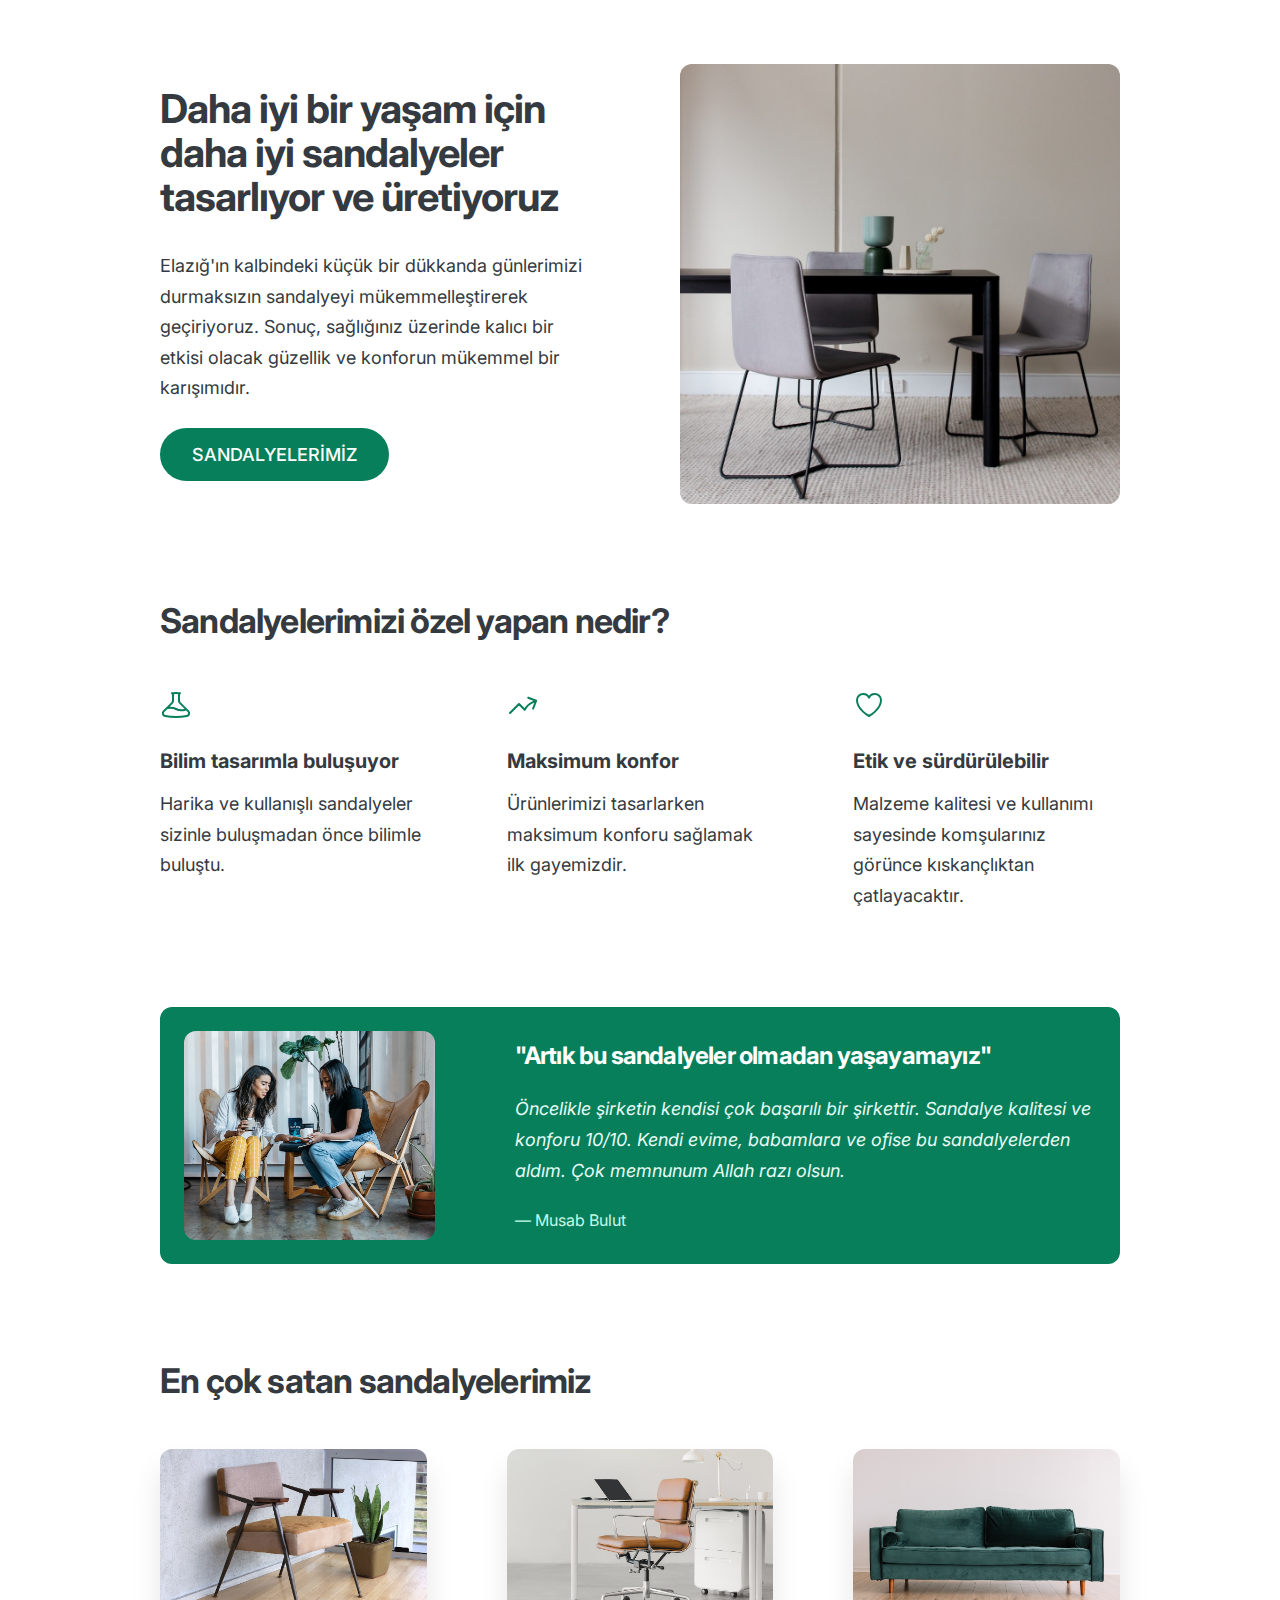
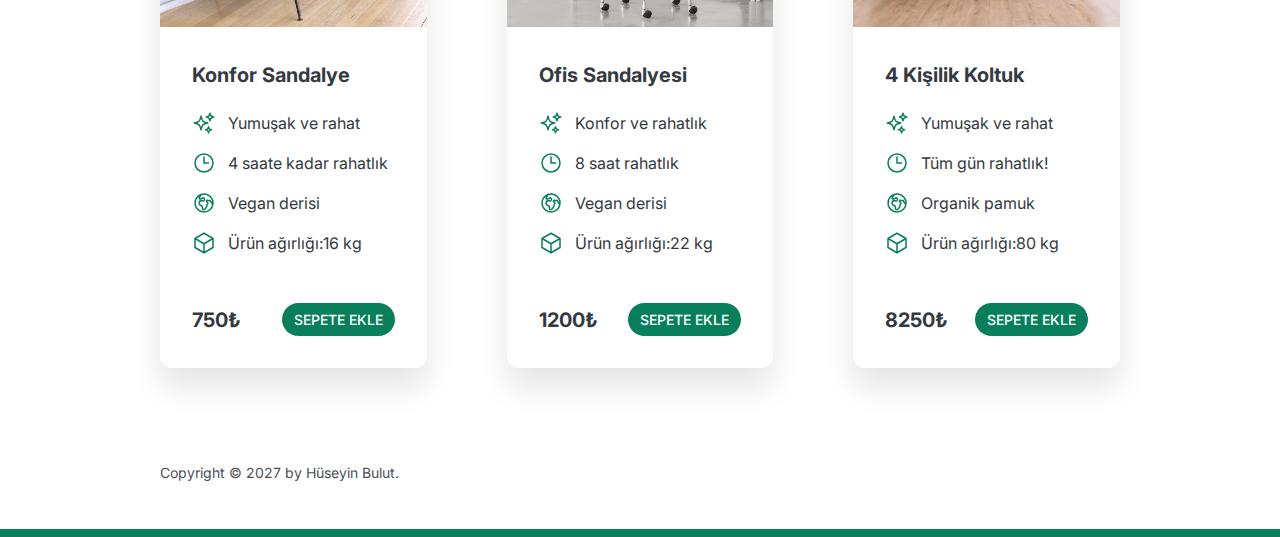
<file: chair-world/index.html>
<!DOCTYPE html>
<html lang="en">
  <head>
    <meta charset="UTF-8" />
    <meta http-equiv="X-UA-Compatible" content="IE=edge" />
    <meta name="viewport" content="width=device-width, initial-scale=1.0" />

    <link rel="preconnect" href="https://fonts.googleapis.com" />
    <link rel="preconnect" href="https://fonts.gstatic.com" crossorigin />
    <link
      href="https://fonts.googleapis.com/css2?family=Inter:wght@400;500;700&display=swap"
      rel="stylesheet"
    />
    <link rel="stylesheet" href="style.css" />
    <title>Chair World</title>
  </head>
  <body>
    <div class="container">
      <header>
        <div class="header-text-box">
          <h1>
            Daha iyi bir yaşam için daha iyi sandalyeler tasarlıyor ve
            üretiyoruz
          </h1>
          <p class="header-text">
            Elazığ'ın kalbindeki küçük bir dükkanda günlerimizi durmaksızın
            sandalyeyi mükemmelleştirerek geçiriyoruz. Sonuç, sağlığınız
            üzerinde kalıcı bir etkisi olacak güzellik ve konforun mükemmel bir
            karışımıdır.
          </p>
          <a class="btn btn--big" href="#"> Sandalyelerİmİz</a>
        </div>
        <img src="./assets/hero.jpg" alt="Photo" />
      </header>

      <section>
        <h2>Sandalyelerimizi özel yapan nedir?</h2>
        <div class="grid-3-cols">
          <div>
            <svg
              xmlns="http://www.w3.org/2000/svg"
              fill="none"
              viewBox="0 0 24 24"
              stroke-width="1.5"
              stroke="currentColor"
              class="features-icon"
            >
              <path
                stroke-linecap="round"
                stroke-linejoin="round"
                d="M9.75 3.104v5.714a2.25 2.25 0 01-.659 1.591L5 14.5M9.75 3.104c-.251.023-.501.05-.75.082m.75-.082a24.301 24.301 0 014.5 0m0 0v5.714c0 .597.237 1.17.659 1.591L19.8 15.3M14.25 3.104c.251.023.501.05.75.082M19.8 15.3l-1.57.393A9.065 9.065 0 0112 15a9.065 9.065 0 00-6.23-.693L5 14.5m14.8.8l1.402 1.402c1.232 1.232.65 3.318-1.067 3.611A48.309 48.309 0 0112 21c-2.773 0-5.491-.235-8.135-.687-1.718-.293-2.3-2.379-1.067-3.61L5 14.5"
              />
            </svg>

            <p class="features-title">
              <strong>Bilim tasarımla buluşuyor</strong>
            </p>
            <p class="features-text">
              Harika ve kullanışlı sandalyeler sizinle buluşmadan önce bilimle
              buluştu.
            </p>
          </div>

          <div>
            <svg
              xmlns="http://www.w3.org/2000/svg"
              fill="none"
              viewBox="0 0 24 24"
              stroke-width="1.5"
              stroke="currentColor"
              class="features-icon"
            >
              <path
                stroke-linecap="round"
                stroke-linejoin="round"
                d="M2.25 18L9 11.25l4.306 4.307a11.95 11.95 0 015.814-5.519l2.74-1.22m0 0l-5.94-2.28m5.94 2.28l-2.28 5.941"
              />
            </svg>

            <p class="features-title">
              <strong>Maksimum konfor </strong>
            </p>
            <p class="features-text">
              Ürünlerimizi tasarlarken maksimum konforu sağlamak ilk gayemizdir.
            </p>
          </div>

          <div>
            <svg
              xmlns="http://www.w3.org/2000/svg"
              fill="none"
              viewBox="0 0 24 24"
              stroke-width="1.5"
              stroke="currentColor"
              class="features-icon"
            >
              <path
                stroke-linecap="round"
                stroke-linejoin="round"
                d="M21 8.25c0-2.485-2.099-4.5-4.688-4.5-1.935 0-3.597 1.126-4.312 2.733-.715-1.607-2.377-2.733-4.313-2.733C5.1 3.75 3 5.765 3 8.25c0 7.22 9 12 9 12s9-4.78 9-12z"
              />
            </svg>

            <p class="features-title">
              <strong>Etik ve sürdürülebilir</strong>
            </p>
            <p class="features-text">
              Malzeme kalitesi ve kullanımı sayesinde komşularınız görünce
              kıskançlıktan çatlayacaktır.
            </p>
          </div>
        </div>
      </section>

      <section class="testimonial-section">
        <div class="grid-3-cols">
          <img src="./assets/customers.jpg" alt="People sitting on chairs" />
          <div class="testimonial-box">
            <h2>"Artık bu sandalyeler olmadan yaşayamayız"</h2>
            <blockquote class="testimonial-text">
              Öncelikle şirketin kendisi çok başarılı bir şirkettir. Sandalye
              kalitesi ve konforu 10/10. Kendi evime, babamlara ve ofise bu
              sandalyelerden aldım. Çok memnunum Allah razı olsun.
            </blockquote>
            <p class="testimonial-author">&mdash; Musab Bulut</p>
          </div>
        </div>
      </section>

      <section>
        <h2>En çok satan sandalyelerimiz</h2>
        <div class="grid-3-cols">
          <figure class="chair">
            <img src="./assets/chair-1.jpg" alt="Chair" />
            <div class="chair-box">
              <h3>Konfor Sandalye</h3>
              <ul class="chair-details">
                <li>
                  <svg
                    xmlns="http://www.w3.org/2000/svg"
                    fill="none"
                    viewBox="0 0 24 24"
                    stroke-width="1.5"
                    stroke="currentColor"
                    class="chair-icon"
                  >
                    <path
                      stroke-linecap="round"
                      stroke-linejoin="round"
                      d="M9.813 15.904L9 18.75l-.813-2.846a4.5 4.5 0 00-3.09-3.09L2.25 12l2.846-.813a4.5 4.5 0 003.09-3.09L9 5.25l.813 2.846a4.5 4.5 0 003.09 3.09L15.75 12l-2.846.813a4.5 4.5 0 00-3.09 3.09zM18.259 8.715L18 9.75l-.259-1.035a3.375 3.375 0 00-2.455-2.456L14.25 6l1.036-.259a3.375 3.375 0 002.455-2.456L18 2.25l.259 1.035a3.375 3.375 0 002.456 2.456L21.75 6l-1.035.259a3.375 3.375 0 00-2.456 2.456zM16.894 20.567L16.5 21.75l-.394-1.183a2.25 2.25 0 00-1.423-1.423L13.5 18.75l1.183-.394a2.25 2.25 0 001.423-1.423l.394-1.183.394 1.183a2.25 2.25 0 001.423 1.423l1.183.394-1.183.394a2.25 2.25 0 00-1.423 1.423z"
                    />
                  </svg>

                  <!-- Span is a generic INLINE text element, it doesn't have any meaning. It's like a div element, but inline -->
                  <span>Yumuşak ve rahat</span>
                </li>
                <li>
                  <svg
                    xmlns="http://www.w3.org/2000/svg"
                    fill="none"
                    viewBox="0 0 24 24"
                    stroke-width="1.5"
                    stroke="currentColor"
                    class="chair-icon"
                  >
                    <path
                      stroke-linecap="round"
                      stroke-linejoin="round"
                      d="M12 6v6h4.5m4.5 0a9 9 0 11-18 0 9 9 0 0118 0z"
                    />
                  </svg>

                  <span>4 saate kadar rahatlık</span>
                </li>
                <li>
                  <svg
                    xmlns="http://www.w3.org/2000/svg"
                    fill="none"
                    viewBox="0 0 24 24"
                    stroke-width="1.5"
                    stroke="currentColor"
                    class="chair-icon"
                  >
                    <path
                      stroke-linecap="round"
                      stroke-linejoin="round"
                      d="M20.893 13.393l-1.135-1.135a2.252 2.252 0 01-.421-.585l-1.08-2.16a.414.414 0 00-.663-.107.827.827 0 01-.812.21l-1.273-.363a.89.89 0 00-.738 1.595l.587.39c.59.395.674 1.23.172 1.732l-.2.2c-.212.212-.33.498-.33.796v.41c0 .409-.11.809-.32 1.158l-1.315 2.191a2.11 2.11 0 01-1.81 1.025 1.055 1.055 0 01-1.055-1.055v-1.172c0-.92-.56-1.747-1.414-2.089l-.655-.261a2.25 2.25 0 01-1.383-2.46l.007-.042a2.25 2.25 0 01.29-.787l.09-.15a2.25 2.25 0 012.37-1.048l1.178.236a1.125 1.125 0 001.302-.795l.208-.73a1.125 1.125 0 00-.578-1.315l-.665-.332-.091.091a2.25 2.25 0 01-1.591.659h-.18c-.249 0-.487.1-.662.274a.931.931 0 01-1.458-1.137l1.411-2.353a2.25 2.25 0 00.286-.76m11.928 9.869A9 9 0 008.965 3.525m11.928 9.868A9 9 0 118.965 3.525"
                    />
                  </svg>

                  <span>Vegan derisi</span>
                </li>
                <li>
                  <svg
                    xmlns="http://www.w3.org/2000/svg"
                    fill="none"
                    viewBox="0 0 24 24"
                    stroke-width="1.5"
                    stroke="currentColor"
                    class="chair-icon"
                  >
                    <path
                      stroke-linecap="round"
                      stroke-linejoin="round"
                      d="M21 7.5l-9-5.25L3 7.5m18 0l-9 5.25m9-5.25v9l-9 5.25M3 7.5l9 5.25M3 7.5v9l9 5.25m0-9v9"
                    />
                  </svg>

                  <span>Ürün ağırlığı:16 kg</span>
                </li>
              </ul>
              <div class="chair-price">
                <strong>750₺</strong>
                <a href="#" class="btn btn--small">Sepete ekle</a>
              </div>
            </div>
          </figure>

          <figure class="chair">
            <img src="./assets/chair-2.jpg" alt="Chair" />
            <div class="chair-box">
              <h3>Ofis Sandalyesi</h3>
              <ul class="chair-details">
                <li>
                  <svg
                    xmlns="http://www.w3.org/2000/svg"
                    fill="none"
                    viewBox="0 0 24 24"
                    stroke-width="1.5"
                    stroke="currentColor"
                    class="chair-icon"
                  >
                    <path
                      stroke-linecap="round"
                      stroke-linejoin="round"
                      d="M9.813 15.904L9 18.75l-.813-2.846a4.5 4.5 0 00-3.09-3.09L2.25 12l2.846-.813a4.5 4.5 0 003.09-3.09L9 5.25l.813 2.846a4.5 4.5 0 003.09 3.09L15.75 12l-2.846.813a4.5 4.5 0 00-3.09 3.09zM18.259 8.715L18 9.75l-.259-1.035a3.375 3.375 0 00-2.455-2.456L14.25 6l1.036-.259a3.375 3.375 0 002.455-2.456L18 2.25l.259 1.035a3.375 3.375 0 002.456 2.456L21.75 6l-1.035.259a3.375 3.375 0 00-2.456 2.456zM16.894 20.567L16.5 21.75l-.394-1.183a2.25 2.25 0 00-1.423-1.423L13.5 18.75l1.183-.394a2.25 2.25 0 001.423-1.423l.394-1.183.394 1.183a2.25 2.25 0 001.423 1.423l1.183.394-1.183.394a2.25 2.25 0 00-1.423 1.423z"
                    />
                  </svg>

                  <span>Konfor ve rahatlık</span>
                </li>
                <li>
                  <svg
                    xmlns="http://www.w3.org/2000/svg"
                    fill="none"
                    viewBox="0 0 24 24"
                    stroke-width="1.5"
                    stroke="currentColor"
                    class="chair-icon"
                  >
                    <path
                      stroke-linecap="round"
                      stroke-linejoin="round"
                      d="M12 6v6h4.5m4.5 0a9 9 0 11-18 0 9 9 0 0118 0z"
                    />
                  </svg>

                  <span>8 saat rahatlık</span>
                </li>
                <li>
                  <svg
                    xmlns="http://www.w3.org/2000/svg"
                    fill="none"
                    viewBox="0 0 24 24"
                    stroke-width="1.5"
                    stroke="currentColor"
                    class="chair-icon"
                  >
                    <path
                      stroke-linecap="round"
                      stroke-linejoin="round"
                      d="M20.893 13.393l-1.135-1.135a2.252 2.252 0 01-.421-.585l-1.08-2.16a.414.414 0 00-.663-.107.827.827 0 01-.812.21l-1.273-.363a.89.89 0 00-.738 1.595l.587.39c.59.395.674 1.23.172 1.732l-.2.2c-.212.212-.33.498-.33.796v.41c0 .409-.11.809-.32 1.158l-1.315 2.191a2.11 2.11 0 01-1.81 1.025 1.055 1.055 0 01-1.055-1.055v-1.172c0-.92-.56-1.747-1.414-2.089l-.655-.261a2.25 2.25 0 01-1.383-2.46l.007-.042a2.25 2.25 0 01.29-.787l.09-.15a2.25 2.25 0 012.37-1.048l1.178.236a1.125 1.125 0 001.302-.795l.208-.73a1.125 1.125 0 00-.578-1.315l-.665-.332-.091.091a2.25 2.25 0 01-1.591.659h-.18c-.249 0-.487.1-.662.274a.931.931 0 01-1.458-1.137l1.411-2.353a2.25 2.25 0 00.286-.76m11.928 9.869A9 9 0 008.965 3.525m11.928 9.868A9 9 0 118.965 3.525"
                    />
                  </svg>

                  <span>Vegan derisi</span>
                </li>
                <li>
                  <svg
                    xmlns="http://www.w3.org/2000/svg"
                    fill="none"
                    viewBox="0 0 24 24"
                    stroke-width="1.5"
                    stroke="currentColor"
                    class="chair-icon"
                  >
                    <path
                      stroke-linecap="round"
                      stroke-linejoin="round"
                      d="M21 7.5l-9-5.25L3 7.5m18 0l-9 5.25m9-5.25v9l-9 5.25M3 7.5l9 5.25M3 7.5v9l9 5.25m0-9v9"
                    />
                  </svg>

                  <span>Ürün ağırlığı:22 kg</span>
                </li>
              </ul>
              <div class="chair-price">
                <strong>1200₺</strong>
                <a href="#" class="btn btn--small">Sepete ekle</a>
              </div>
            </div>
          </figure>

          <figure class="chair">
            <img src="./assets/chair-3.jpg" alt="Chair" />
            <div class="chair-box">
              <h3>4 Kişilik Koltuk</h3>
              <ul class="chair-details">
                <li>
                  <svg
                    xmlns="http://www.w3.org/2000/svg"
                    fill="none"
                    viewBox="0 0 24 24"
                    stroke-width="1.5"
                    stroke="currentColor"
                    class="chair-icon"
                  >
                    <path
                      stroke-linecap="round"
                      stroke-linejoin="round"
                      d="M9.813 15.904L9 18.75l-.813-2.846a4.5 4.5 0 00-3.09-3.09L2.25 12l2.846-.813a4.5 4.5 0 003.09-3.09L9 5.25l.813 2.846a4.5 4.5 0 003.09 3.09L15.75 12l-2.846.813a4.5 4.5 0 00-3.09 3.09zM18.259 8.715L18 9.75l-.259-1.035a3.375 3.375 0 00-2.455-2.456L14.25 6l1.036-.259a3.375 3.375 0 002.455-2.456L18 2.25l.259 1.035a3.375 3.375 0 002.456 2.456L21.75 6l-1.035.259a3.375 3.375 0 00-2.456 2.456zM16.894 20.567L16.5 21.75l-.394-1.183a2.25 2.25 0 00-1.423-1.423L13.5 18.75l1.183-.394a2.25 2.25 0 001.423-1.423l.394-1.183.394 1.183a2.25 2.25 0 001.423 1.423l1.183.394-1.183.394a2.25 2.25 0 00-1.423 1.423z"
                    />
                  </svg>

                  <span>Yumuşak ve rahat</span>
                </li>
                <li>
                  <svg
                    xmlns="http://www.w3.org/2000/svg"
                    fill="none"
                    viewBox="0 0 24 24"
                    stroke-width="1.5"
                    stroke="currentColor"
                    class="chair-icon"
                  >
                    <path
                      stroke-linecap="round"
                      stroke-linejoin="round"
                      d="M12 6v6h4.5m4.5 0a9 9 0 11-18 0 9 9 0 0118 0z"
                    />
                  </svg>

                  <span>Tüm gün rahatlık!</span>
                </li>
                <li>
                  <svg
                    xmlns="http://www.w3.org/2000/svg"
                    fill="none"
                    viewBox="0 0 24 24"
                    stroke-width="1.5"
                    stroke="currentColor"
                    class="chair-icon"
                  >
                    <path
                      stroke-linecap="round"
                      stroke-linejoin="round"
                      d="M20.893 13.393l-1.135-1.135a2.252 2.252 0 01-.421-.585l-1.08-2.16a.414.414 0 00-.663-.107.827.827 0 01-.812.21l-1.273-.363a.89.89 0 00-.738 1.595l.587.39c.59.395.674 1.23.172 1.732l-.2.2c-.212.212-.33.498-.33.796v.41c0 .409-.11.809-.32 1.158l-1.315 2.191a2.11 2.11 0 01-1.81 1.025 1.055 1.055 0 01-1.055-1.055v-1.172c0-.92-.56-1.747-1.414-2.089l-.655-.261a2.25 2.25 0 01-1.383-2.46l.007-.042a2.25 2.25 0 01.29-.787l.09-.15a2.25 2.25 0 012.37-1.048l1.178.236a1.125 1.125 0 001.302-.795l.208-.73a1.125 1.125 0 00-.578-1.315l-.665-.332-.091.091a2.25 2.25 0 01-1.591.659h-.18c-.249 0-.487.1-.662.274a.931.931 0 01-1.458-1.137l1.411-2.353a2.25 2.25 0 00.286-.76m11.928 9.869A9 9 0 008.965 3.525m11.928 9.868A9 9 0 118.965 3.525"
                    />
                  </svg>

                  <span>Organik pamuk</span>
                </li>
                <li>
                  <svg
                    xmlns="http://www.w3.org/2000/svg"
                    fill="none"
                    viewBox="0 0 24 24"
                    stroke-width="1.5"
                    stroke="currentColor"
                    class="chair-icon"
                  >
                    <path
                      stroke-linecap="round"
                      stroke-linejoin="round"
                      d="M21 7.5l-9-5.25L3 7.5m18 0l-9 5.25m9-5.25v9l-9 5.25M3 7.5l9 5.25M3 7.5v9l9 5.25m0-9v9"
                    />
                  </svg>

                  <span>Ürün ağırlığı:80 kg</span>
                </li>
              </ul>
              <div class="chair-price">
                <strong>8250₺</strong>
                <a href="#" class="btn btn--small">Sepete ekle</a>
              </div>
            </div>
          </figure>
        </div>
      </section>

      <footer>Copyright &copy; 2027 by Hüseyin Bulut.</footer>
    </div>
  </body>
</html>
</file>
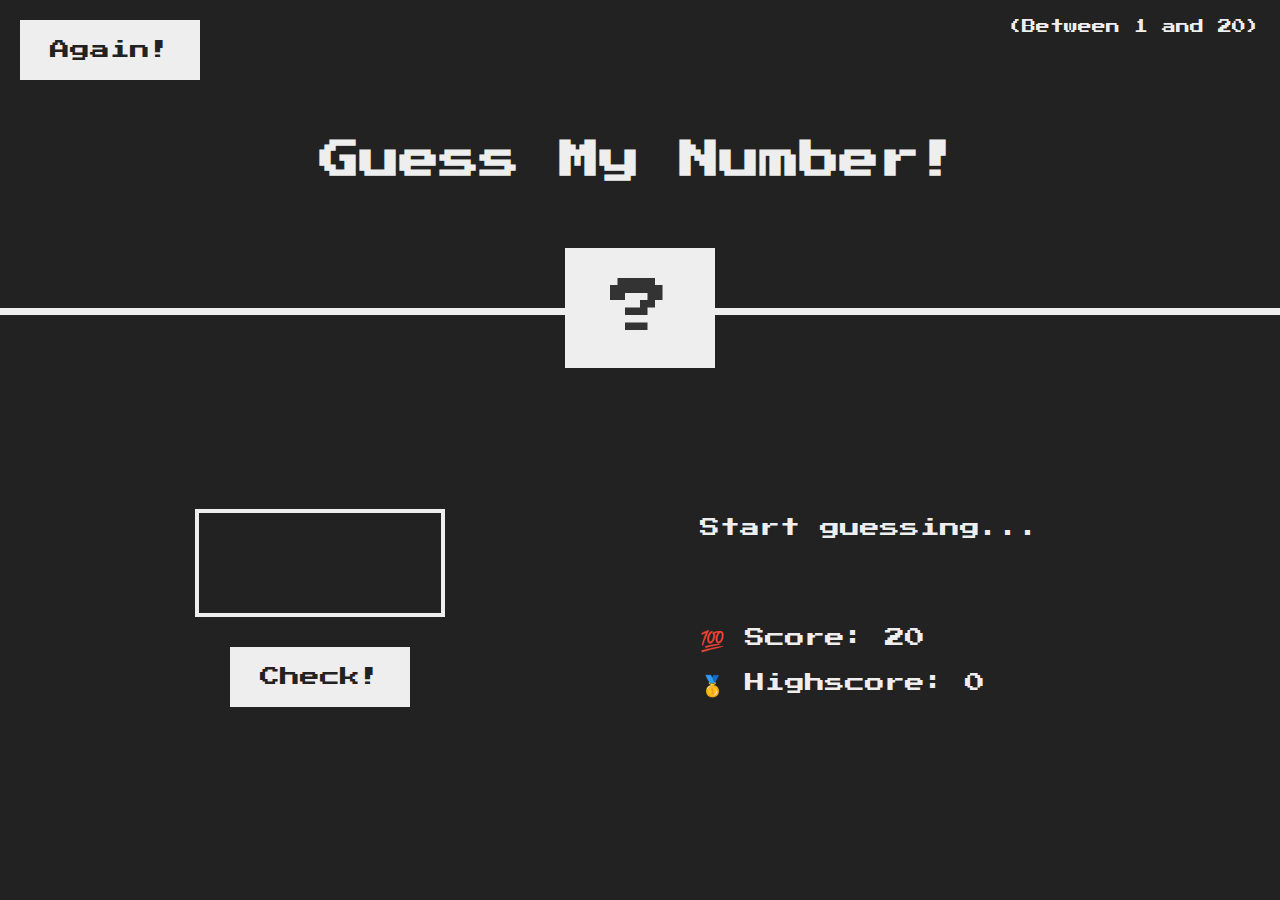
<file: guess-my-number/index.html>
<!DOCTYPE html>
<html lang="en">
  <head>
    <meta charset="UTF-8" />
    <meta name="viewport" content="width=device-width, initial-scale=1.0" />
    <meta http-equiv="X-UA-Compatible" content="ie=edge" />
    <link rel="stylesheet" href="style.css" />
    <title>Guess My Number!</title>
  </head>
  <body>
    <header>
      <h1>Guess My Number!</h1>
      <p class="between">(Between 1 and 20)</p>
      <button class="btn again">Again!</button>
      <div class="number">?</div>
    </header>
    <main>
      <section class="left">
        <input type="number" class="guess" />
        <button class="btn check">Check!</button>
      </section>
      <section class="right">
        <p class="message">Start guessing...</p>
        <p class="label-score">💯 Score: <span class="score">20</span></p>
        <p class="label-highscore">
          🥇 Highscore: <span class="highscore">0</span>
        </p>
      </section>
    </main>
    <script src="script.js"></script>
  </body>
</html>
</file>
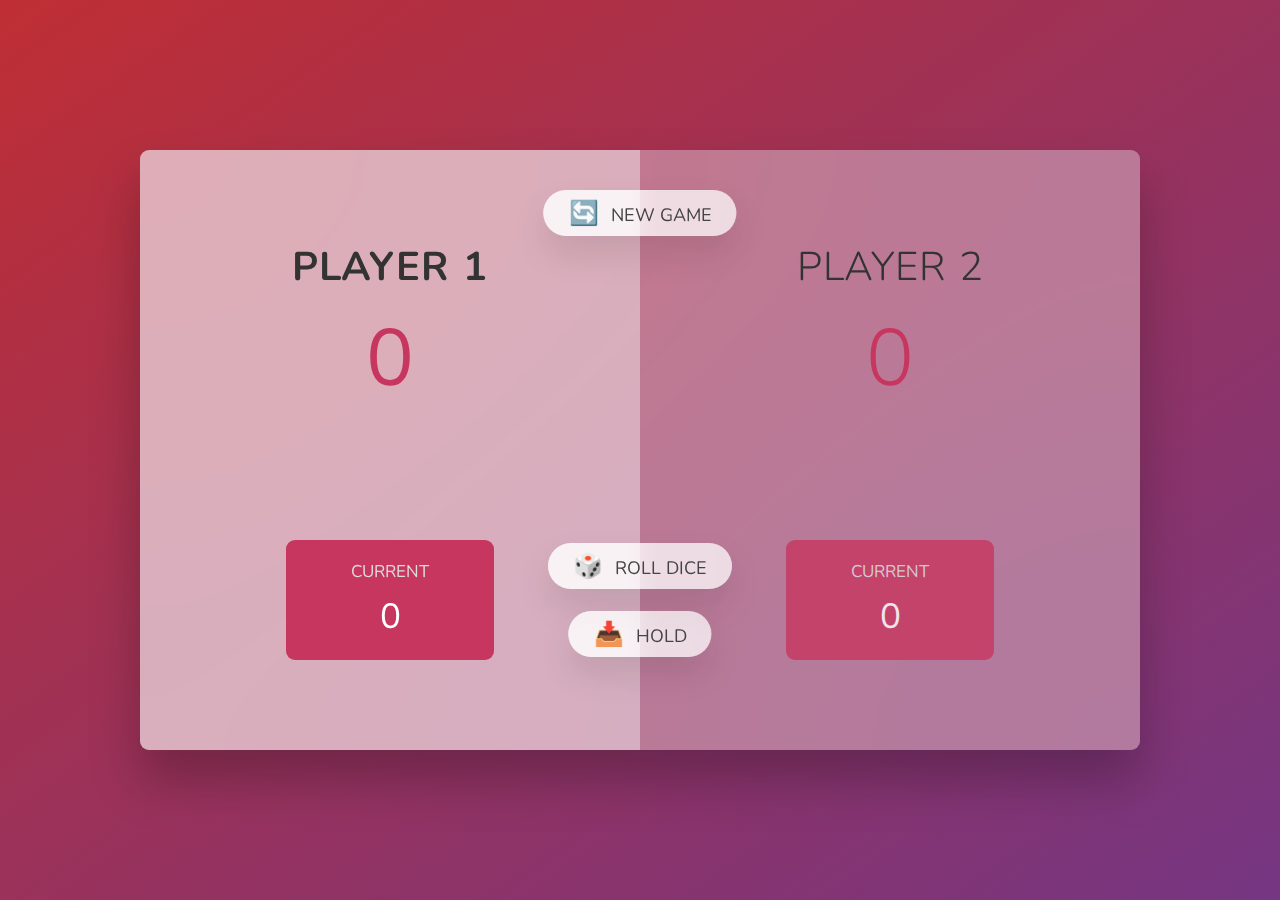
<file: roll-the-dice/index.html>
<!DOCTYPE html>
<html lang="en">
  <head>
    <meta charset="UTF-8" />
    <meta name="viewport" content="width=device-width, initial-scale=1.0" />
    <meta http-equiv="X-UA-Compatible" content="ie=edge" />
    <link rel="stylesheet" href="style.css" />
    <title>Pig Game</title>
  </head>
  <body>
    <main>
      <section class="player player--0 player--active">
        <h2 class="name" id="name--0">Player 1</h2>
        <p class="score" id="score--0">43</p>
        <div class="current">
          <p class="current-label">Current</p>
          <p class="current-score" id="current--0">0</p>
        </div>
      </section>
      <section class="player player--1">
        <h2 class="name" id="name--1">Player 2</h2>
        <p class="score" id="score--1">24</p>
        <div class="current">
          <p class="current-label">Current</p>
          <p class="current-score" id="current--1">0</p>
        </div>
      </section>

      <img src="dice-5.png" alt="Playing dice" class="dice" />
      <button class="btn btn--new">🔄 New game</button>
      <button class="btn btn--roll">🎲 Roll dice</button>
      <button class="btn btn--hold">📥 Hold</button>
    </main>
    <script src="script.js"></script>
  </body>
</html>
</file>
<file: chair-world/style.css>
/*
SPACING SYSTEM (px)
2 / 4 / 8 / 12 / 16 / 24 / 32 / 48 / 64 / 80 / 96 / 128

FONT SIZE SYSTEM (px)
10 / 12 / 14 / 16 / 18 / 20 / 24 / 30 / 36 / 44 / 52 / 62 / 74 / 86 / 98
*/

/* SEÇTİĞİMİZ RENKLER: #087F5B  #343A40*/

* {
  margin: 0;
  padding: 0;
  box-sizing: border-box;
}

/* ------------------------ */
/* GENERAL STYLES */
/* ------------------------ */
body {
  font-family: "inter", sans-serif;
  color: #343a40;
  border-bottom: 8px solid #087f5b;
}

.container {
  width: 960px;
  margin: 0 auto;
}

header,
section {
  margin-bottom: 96px;
}

h2 {
  margin-bottom: 48px;
  font-size: 34px;
  letter-spacing: -0.8px;
}

.grid-3-cols {
  display: grid;
  grid-template-columns: repeat(3, 1fr);
  column-gap: 80px;
}

.btn:link,
.btn:visited {
  background-color: #087f5b;
  color: #fff;
  text-decoration: none;
  text-transform: uppercase;
  font-weight: 500;
  display: inline-block;
  border-radius: 55px;
}

.btn:hover,
.btn:active {
  background-color: #099268;
}

.btn--big {
  font-size: 18px;
  padding: 16px 32px;
  border-radius: 32px;
}

.btn--small {
  font-size: 14px;
  padding: 8px 12px;
}

img {
  border-radius: 12px;
}

/* ------------------------ */
/* COMPONENT STYLES */
/* ------------------------ */

/* HEADER */
header {
  display: grid;
  grid-template-columns: repeat(2, 1fr);
  column-gap: 80px;
  margin-top: 64px;
}

.header-text-box {
  align-self: center;
}

h1 {
  margin-bottom: 32px;
  font-size: 40px;
  line-height: 1.1;
  letter-spacing: -1px;
}

.header-text {
  margin-bottom: 24px;
  font-size: 18px;
  line-height: 1.7;
}

img {
  width: 100%;
}

/* FEATURES */
.features-icon {
  stroke: #087f5b;
  width: 32px;
  height: 32px;
  margin-bottom: 24px;
}

.features-title {
  margin-bottom: 16px;
  font-size: 20px;
}

.features-text {
  font-size: 18px;
  line-height: 1.7;
}

/* TESTIMONIAL */
.testimonial-section {
  background-color: #087f5b;
  color: #fff;
  padding: 24px;
  border-radius: 12px;
}

.testimonial-box {
  grid-column: 2 / -1;
  align-self: center;
}

.testimonial-box h2 {
  margin-bottom: 24px;
  font-size: 24px;
}

.testimonial-text {
  font-style: italic;
  margin-bottom: 24px;
  font-size: 18px;
  line-height: 1.7;
  color: #e6fcf5;
}

.testimonial-author {
  color: #c3fae8;
}

/* CHAIRS */

.chair {
  box-shadow: 0 20px 30px rgba(0, 0, 0, 0.1);
  border-radius: 12px;
}

.chair img {
  border-bottom-left-radius: 0;
  border-bottom-right-radius: 0;
}

.chair-box {
  padding: 32px;
}

h3 {
  margin-bottom: 24px;
  font-size: 20px;
}

.chair-details {
  list-style: none;
  margin-bottom: 48px;
}

.chair-details li {
  display: flex;
  align-items: center;
  gap: 12px;
  margin-bottom: 16px;
}

.chair-details li:last-child {
  margin-bottom: 0;
}

.chair-icon {
  stroke: #087f5b;
  height: 24px;
  width: 24px;
}

.chair-price {
  display: flex;
  justify-content: space-between;
  align-items: center;
  font-size: 20px;
}

footer {
  margin-bottom: 48px;
  font-size: 14px;
  color: #495057;
}
</file>
<file: guess-my-number/style.css>
@import url('https://fonts.googleapis.com/css?family=Press+Start+2P&display=swap');

* {
  margin: 0;
  padding: 0;
  box-sizing: inherit;
}

html {
  font-size: 62.5%;
  box-sizing: border-box;
}

body {
  font-family: 'Press Start 2P', sans-serif;
  color: #eee;
  background-color: #222;
  transition: all 0.3s;
  /* background-color: #60b347; */
}

/* LAYOUT */
header {
  position: relative;
  height: 35vh;
  border-bottom: 7px solid #eee;
}

main {
  height: 65vh;
  color: #eee;
  display: flex;
  align-items: center;
  justify-content: space-around;
}

.left {
  width: 52rem;
  display: flex;
  flex-direction: column;
  align-items: center;
}

.right {
  width: 52rem;
  font-size: 2rem;
}

/* ELEMENTS STYLE */
h1 {
  font-size: 4rem;
  text-align: center;
  position: absolute;
  width: 100%;
  top: 52%;
  left: 50%;
  transform: translate(-50%, -50%);
}

.number {
  background: #eee;
  color: #333;
  font-size: 6rem;
  width: 15rem;
  padding: 3rem 0rem;
  text-align: center;
  position: absolute;
  bottom: 0;
  left: 50%;
  transform: translate(-50%, 50%);
  transition: all 0.3s;
}

.between {
  font-size: 1.4rem;
  position: absolute;
  top: 2rem;
  right: 2rem;
}

.again {
  position: absolute;
  top: 2rem;
  left: 2rem;
}

.guess {
  background: none;
  border: 4px solid #eee;
  font-family: inherit;
  color: inherit;
  font-size: 5rem;
  padding: 2.5rem;
  width: 25rem;
  text-align: center;
  display: block;
  margin-bottom: 3rem;
}

.btn {
  border: none;
  background-color: #eee;
  color: #222;
  font-size: 2rem;
  font-family: inherit;
  padding: 2rem 3rem;
  cursor: pointer;
}

.btn:hover {
  background-color: #ccc;
}

.message {
  margin-bottom: 8rem;
  height: 3rem;
}

.label-score {
  margin-bottom: 2rem;
}
</file>
<file: roll-the-dice/style.css>
@import url('https://fonts.googleapis.com/css2?family=Nunito&display=swap');

* {
  margin: 0;
  padding: 0;
  box-sizing: inherit;
}

html {
  font-size: 62.5%;
  box-sizing: border-box;
}

body {
  font-family: 'Nunito', sans-serif;
  font-weight: 400;
  height: 100vh;
  color: #333;
  background-image: linear-gradient(to top left, #753682 0%, #bf2e34 100%);
  display: flex;
  align-items: center;
  justify-content: center;
}

/* LAYOUT */
main {
  position: relative;
  width: 100rem;
  height: 60rem;
  background-color: rgba(255, 255, 255, 0.35);
  backdrop-filter: blur(200px);
  filter: blur();
  box-shadow: 0 3rem 5rem rgba(0, 0, 0, 0.25);
  border-radius: 9px;
  overflow: hidden;
  display: flex;
}

.player {
  flex: 50%;
  padding: 9rem;
  display: flex;
  flex-direction: column;
  align-items: center;
  transition: all 0.75s;
}

/* ELEMENTS */
.name {
  position: relative;
  font-size: 4rem;
  text-transform: uppercase;
  letter-spacing: 1px;
  word-spacing: 2px;
  font-weight: 300;
  margin-bottom: 1rem;
}

.score {
  font-size: 8rem;
  font-weight: 300;
  color: #c7365f;
  margin-bottom: auto;
}

.player--active {
  background-color: rgba(255, 255, 255, 0.4);
}
.player--active .name {
  font-weight: 700;
}
.player--active .score {
  font-weight: 400;
}

.player--active .current {
  opacity: 1;
}

.current {
  background-color: #c7365f;
  opacity: 0.8;
  border-radius: 9px;
  color: #fff;
  width: 65%;
  padding: 2rem;
  text-align: center;
  transition: all 0.75s;
}

.current-label {
  text-transform: uppercase;
  margin-bottom: 1rem;
  font-size: 1.7rem;
  color: #ddd;
}

.current-score {
  font-size: 3.5rem;
}

/* ABSOLUTE POSITIONED ELEMENTS */
.btn {
  position: absolute;
  left: 50%;
  transform: translateX(-50%);
  color: #444;
  background: none;
  border: none;
  font-family: inherit;
  font-size: 1.8rem;
  text-transform: uppercase;
  cursor: pointer;
  font-weight: 400;
  transition: all 0.2s;

  background-color: white;
  background-color: rgba(255, 255, 255, 0.6);
  backdrop-filter: blur(10px);

  padding: 0.7rem 2.5rem;
  border-radius: 50rem;
  box-shadow: 0 1.75rem 3.5rem rgba(0, 0, 0, 0.1);
}

.btn::first-letter {
  font-size: 2.4rem;
  display: inline-block;
  margin-right: 0.7rem;
}

.btn--new {
  top: 4rem;
}
.btn--roll {
  top: 39.3rem;
}
.btn--hold {
  top: 46.1rem;
}

.btn:active {
  transform: translate(-50%, 3px);
  box-shadow: 0 1rem 2rem rgba(0, 0, 0, 0.15);
}

.btn:focus {
  outline: none;
}

.dice {
  position: absolute;
  left: 50%;
  top: 16.5rem;
  transform: translateX(-50%);
  height: 10rem;
  box-shadow: 0 2rem 5rem rgba(0, 0, 0, 0.2);
}

.player--winner {
  background-color: #2f2f2f;
}

.player--winner .name {
  font-weight: 700;
  color: #c7365f;
}

.hidden {
  display: none;
}
</file>
